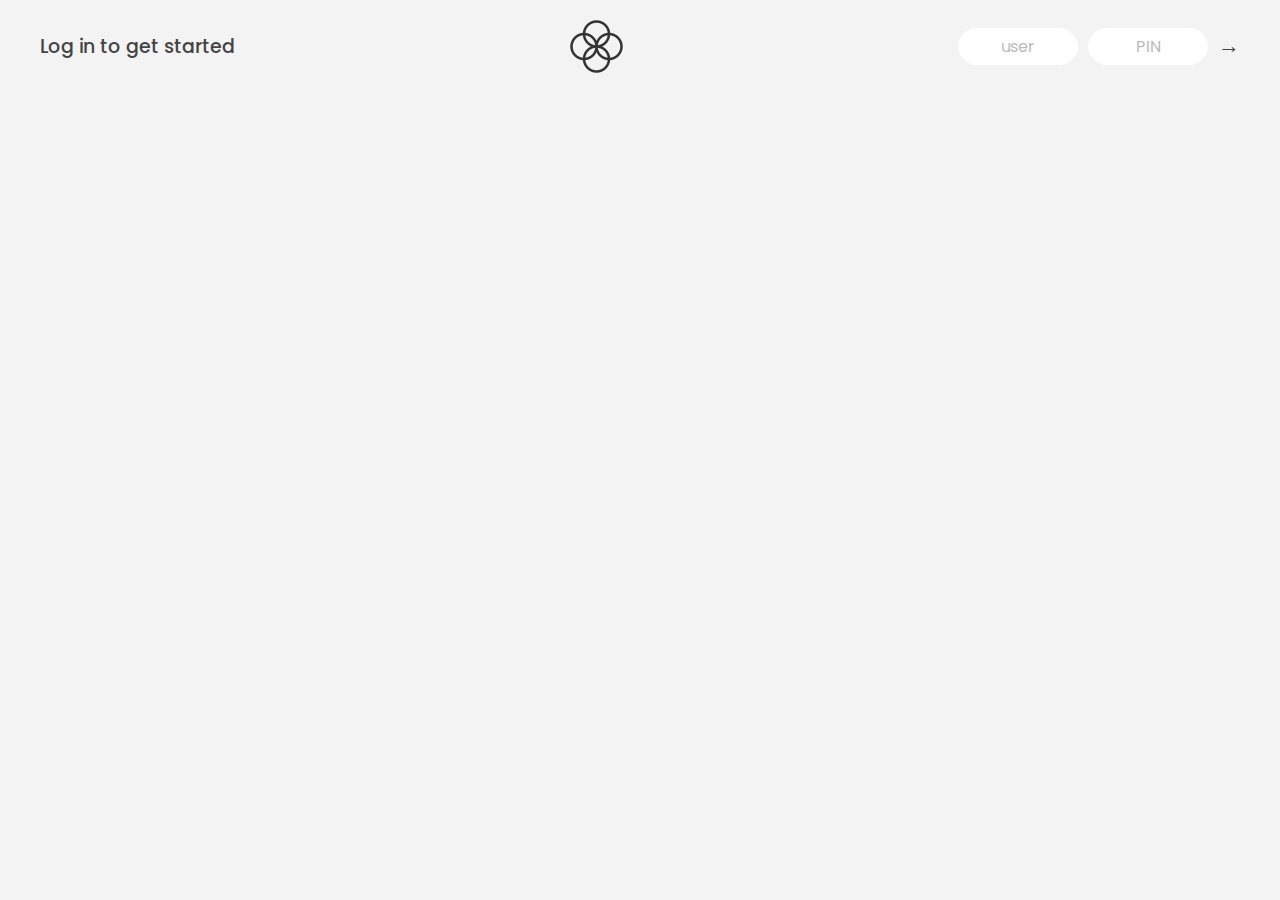
<file: Bankist_functionality/index.html>
<!DOCTYPE html>
<html lang="en">
  <head>
    <meta charset="UTF-8" />
    <meta name="viewport" content="width=device-width, initial-scale=1.0" />
    <meta http-equiv="X-UA-Compatible" content="ie=edge" />
    <link rel="shortcut icon" type="image/png" href="/icon.png" />

    <link
      href="https://fonts.googleapis.com/css?family=Poppins:400,500,600&display=swap"
      rel="stylesheet"
    />

    <link rel="stylesheet" href="style.css" />
    <title>Bankist</title>
  </head>
  <body>
    <!-- TOP NAVIGATION -->
    <nav>
      <p class="welcome">Log in to get started</p>
      <img src="logo.png" alt="Logo" class="logo" />
      <form class="login">
        <input
          type="text"
          placeholder="user"
          class="login__input login__input--user"
        />
        <!-- In practice, use type="password" -->
        <input
          type="text"
          placeholder="PIN"
          maxlength="4"
          class="login__input login__input--pin"
        />
        <button class="login__btn">&rarr;</button>
      </form>
    </nav>

    <main class="app">
      <!-- BALANCE -->
      <div class="balance">
        <div>
          <p class="balance__label">Current balance</p>
          <p class="balance__date">
            As of <span class="date">05/03/2037</span>
          </p>
        </div>
        <p class="balance__value">0000€</p>
      </div>

      <!-- MOVEMENTS -->
      <div class="movements">
        <div class="movements__row">
          <div class="movements__type movements__type--deposit">2 deposit</div>
          <div class="movements__date">3 days ago</div>
          <div class="movements__value">4 000€</div>
        </div>
        <div class="movements__row">
          <div class="movements__type movements__type--withdrawal">
            1 withdrawal
          </div>
          <div class="movements__date">24/01/2037</div>
          <div class="movements__value">-378€</div>
        </div>
      </div>

      <!-- SUMMARY -->
      <div class="summary">
        <p class="summary__label">In</p>
        <p class="summary__value summary__value--in">0000€</p>
        <p class="summary__label">Out</p>
        <p class="summary__value summary__value--out">0000€</p>
        <p class="summary__label">Interest</p>
        <p class="summary__value summary__value--interest">0000€</p>
        <button class="btn--sort">&downarrow; SORT</button>
      </div>

      <!-- OPERATION: TRANSFERS -->
      <div class="operation operation--transfer">
        <h2>Transfer money</h2>
        <form class="form form--transfer">
          <input type="text" class="form__input form__input--to" />
          <input type="number" class="form__input form__input--amount" />
          <button class="form__btn form__btn--transfer">&rarr;</button>
          <label class="form__label">Transfer to</label>
          <label class="form__label">Amount</label>
        </form>
      </div>

      <!-- OPERATION: LOAN -->
      <div class="operation operation--loan">
        <h2>Request loan</h2>
        <form class="form form--loan">
          <input type="number" class="form__input form__input--loan-amount" />
          <button class="form__btn form__btn--loan">&rarr;</button>
          <label class="form__label form__label--loan">Amount</label>
        </form>
      </div>

      <!-- OPERATION: CLOSE -->
      <div class="operation operation--close">
        <h2>Close account</h2>
        <form class="form form--close">
          <input type="text" class="form__input form__input--user" />
          <input
            type="password"
            maxlength="6"
            class="form__input form__input--pin"
          />
          <button class="form__btn form__btn--close">&rarr;</button>
          <label class="form__label">Confirm user</label>
          <label class="form__label">Confirm PIN</label>
        </form>
      </div>

      <!-- LOGOUT TIMER -->
      <p class="logout-timer">
        You will be logged out in <span class="timer">05:00</span>
      </p>
    </main>

    <!-- <footer>
      &copy; by Jonas Schmedtmann. Don't claim as your own :)
    </footer> -->

    <script src="script.js"></script>
  </body>
</html>
</file>
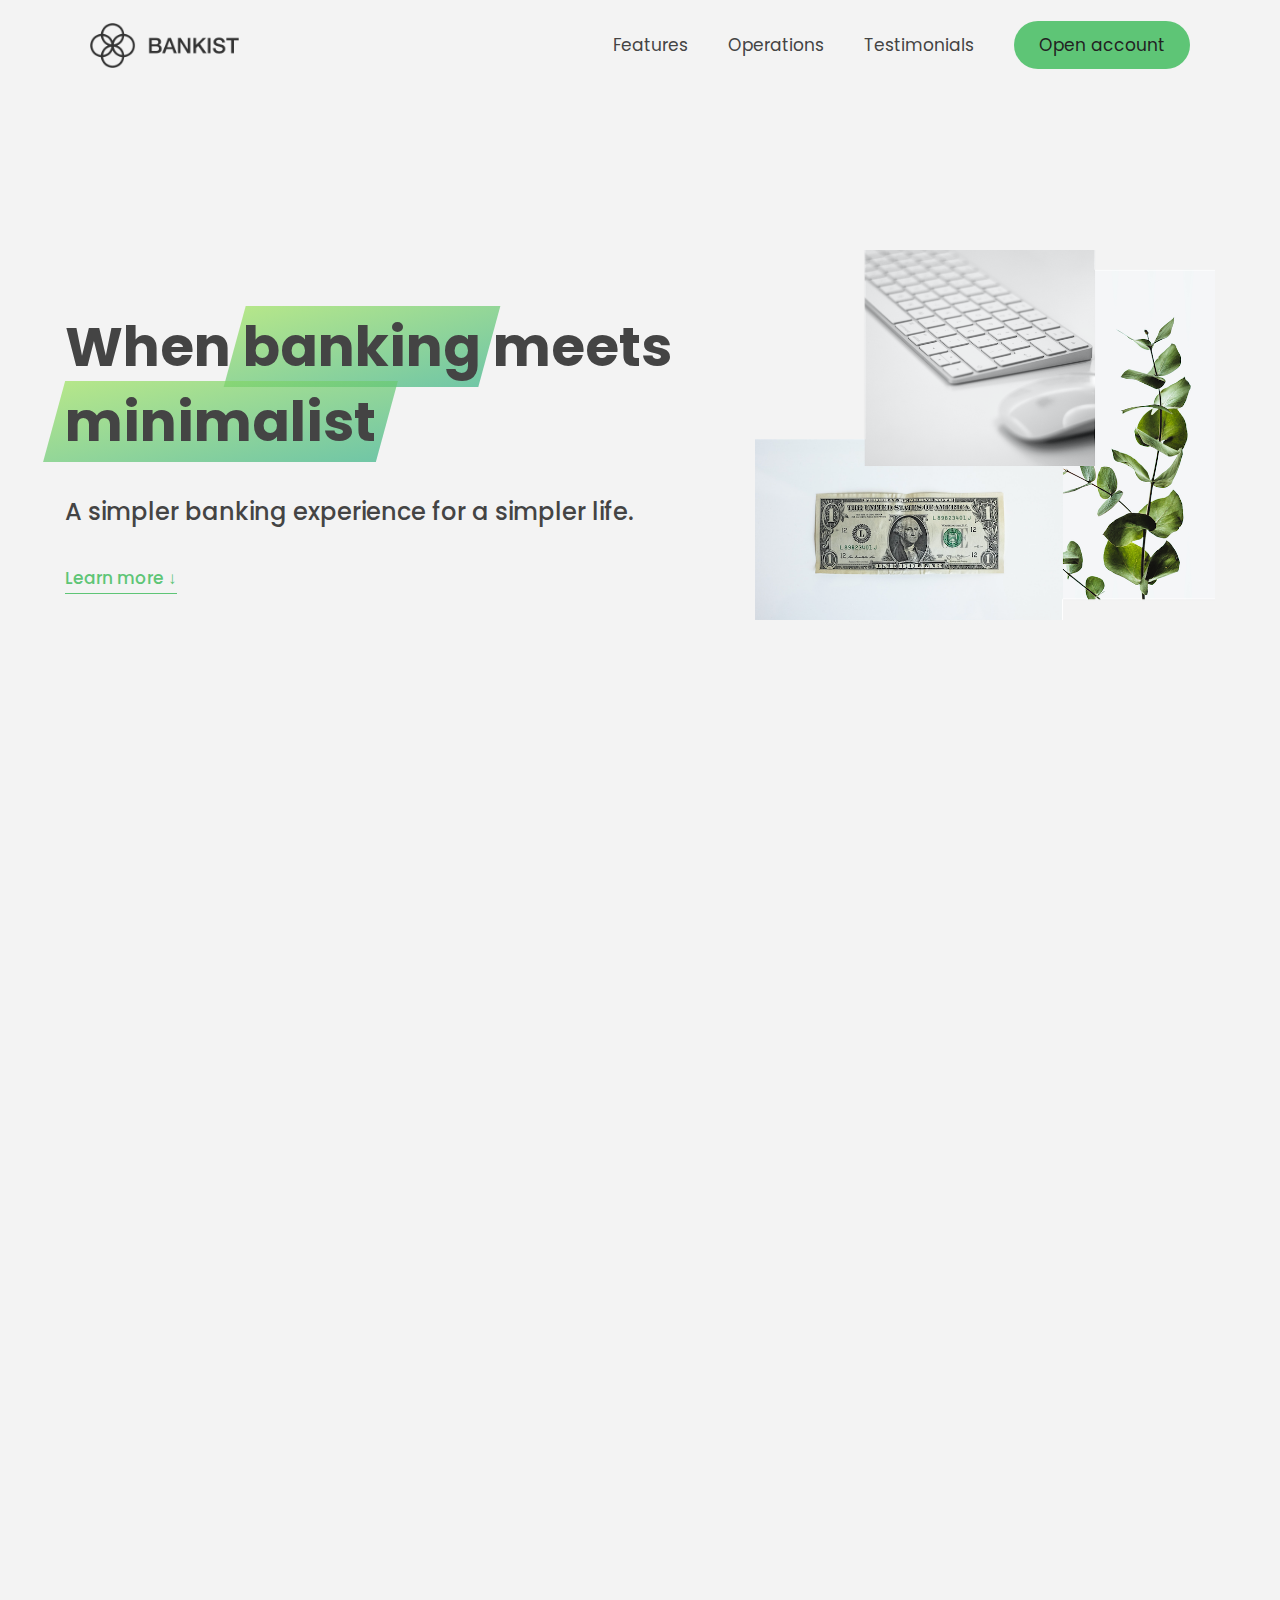
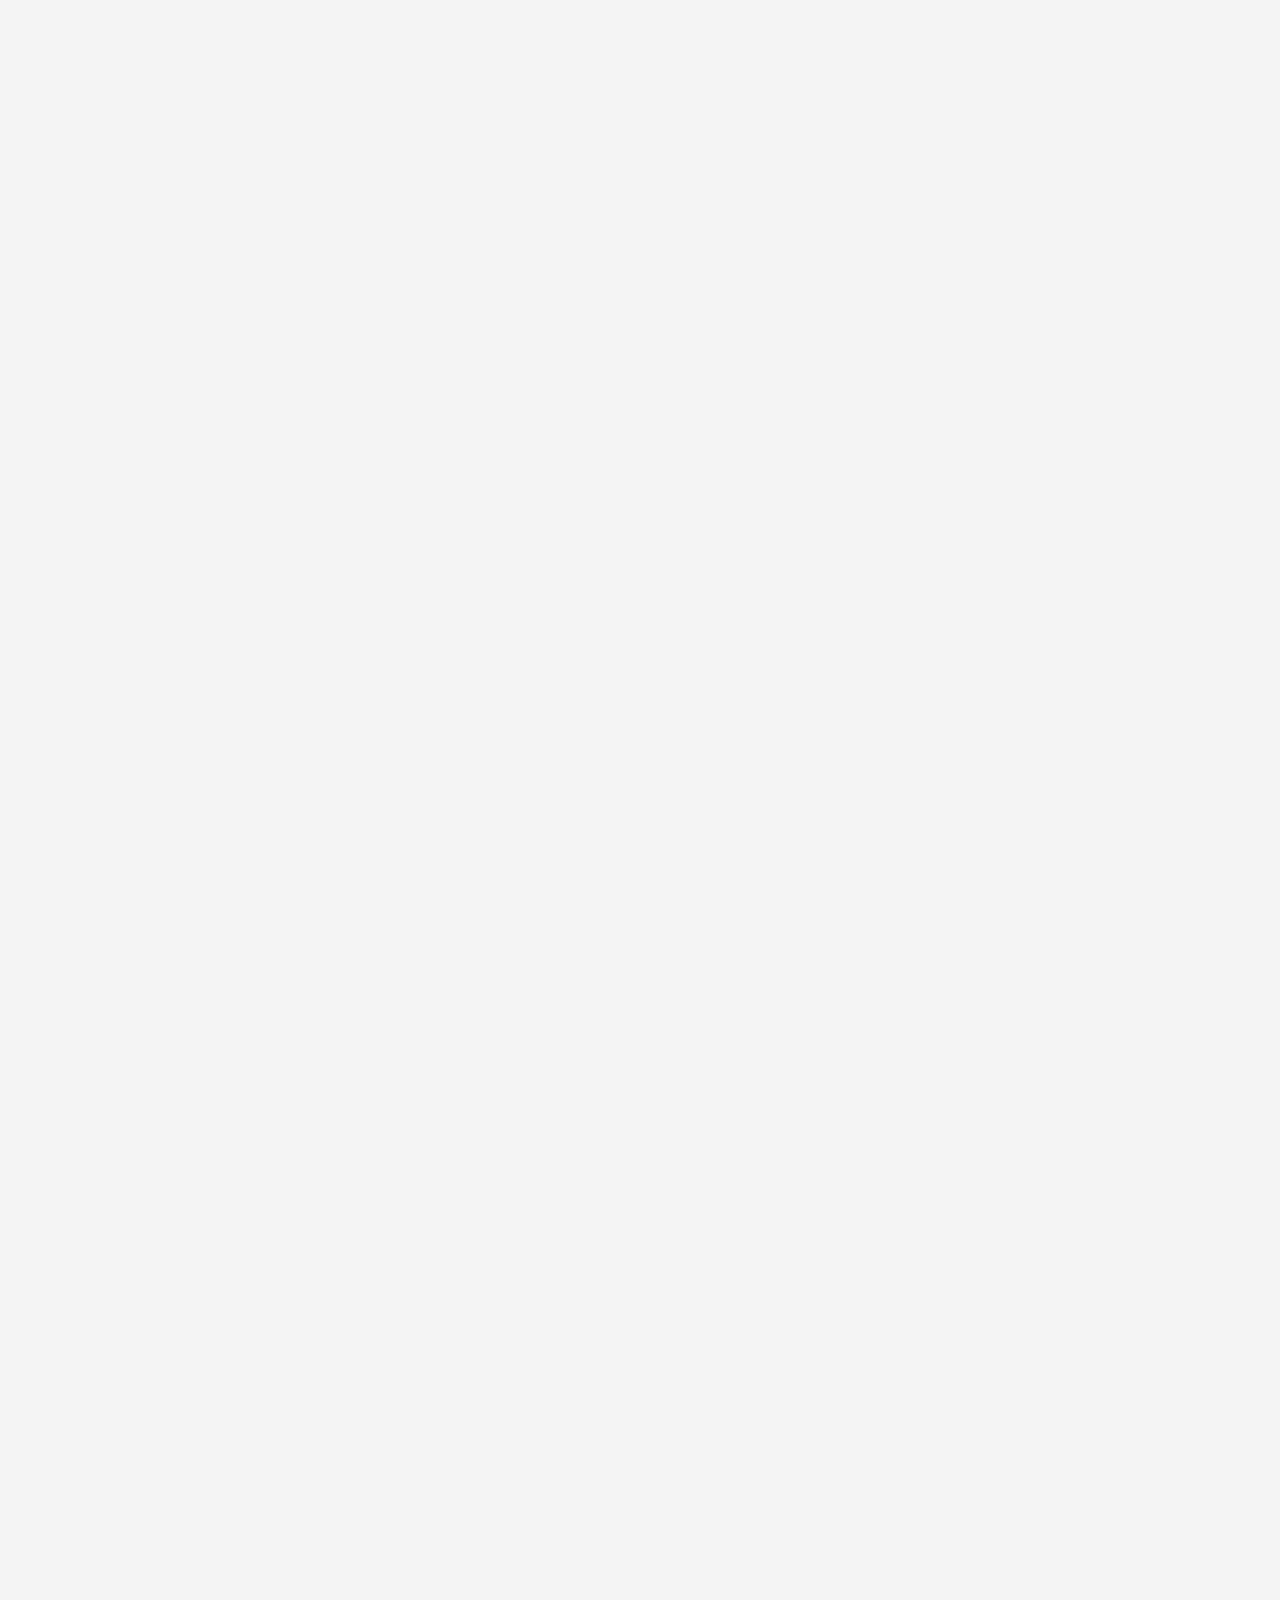
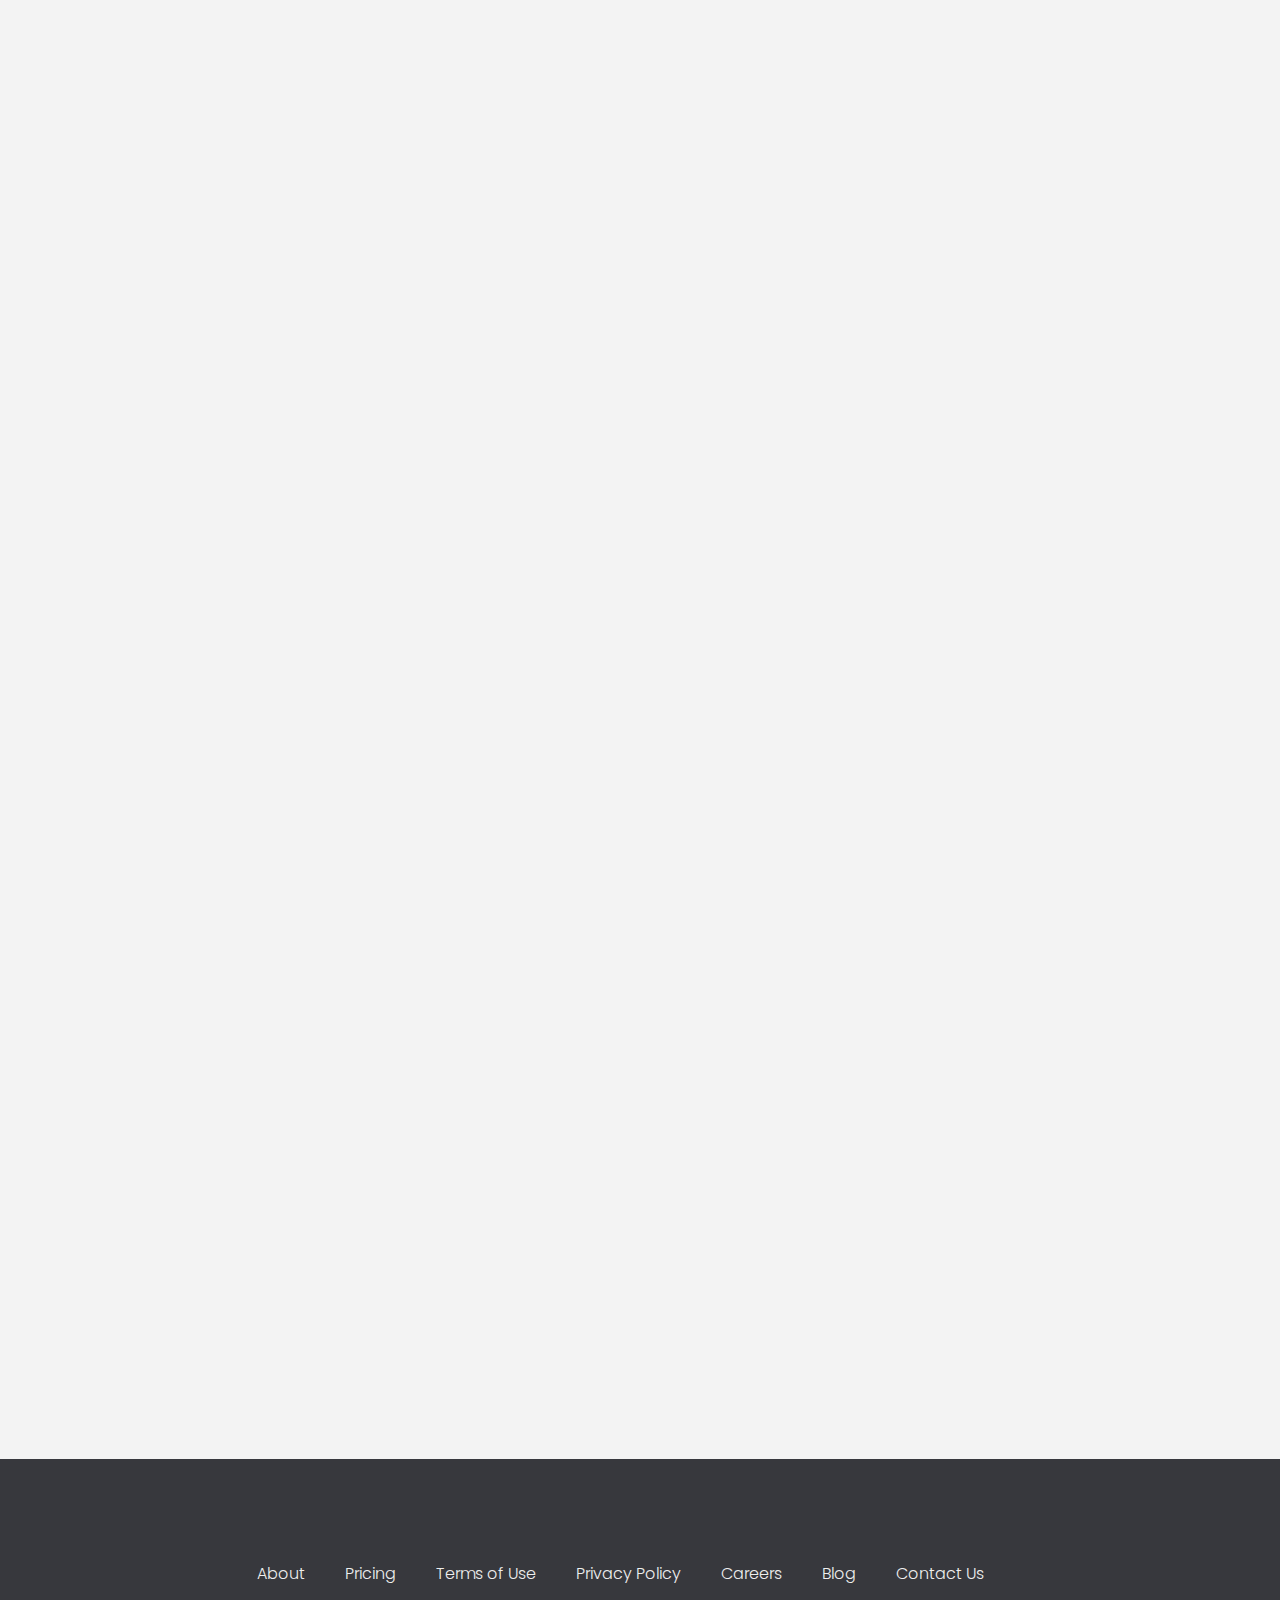
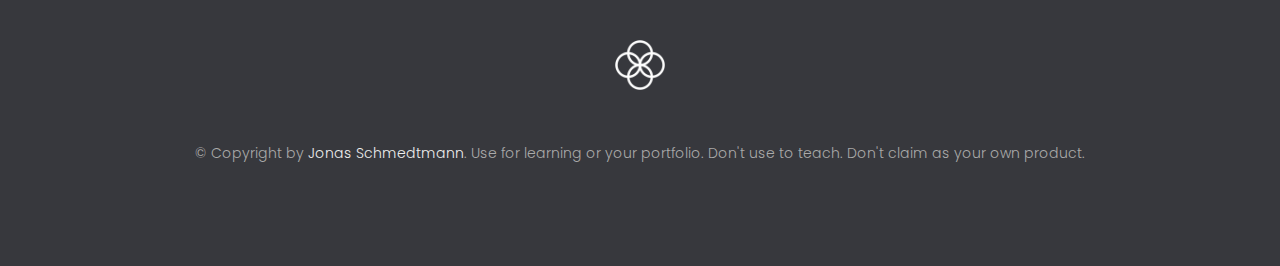
<file: Bankist_landing/index.html>
<!DOCTYPE html>
<html lang="en">

<head>
  <meta charset="UTF-8" />
  <meta name="viewport" content="width=device-width, initial-scale=1.0" />
  <meta http-equiv="X-UA-Compatible" content="ie=edge" />
  <link rel="shortcut icon" type="image/png" href="img/icon.png" />

  <link href="https://fonts.googleapis.com/css?family=Poppins:300,400,500,600&display=swap" rel="stylesheet" />
  <link rel="stylesheet" href="style.css" />
  <script defer src="script.js"></script>
  <title>Bankist | When Banking meets Minimalist</title>
</head>

<body>
  <header class="header">
    <nav class="nav">
      <img src="img/logo.png" alt="Bankist logo" class="nav__logo" id="logo" />
      <ul class="nav__links">
        <li class="nav__item">
          <a class="nav__link" href="#section--1">Features</a>
        </li>
        <li class="nav__item">
          <a class="nav__link" href="#section--2">Operations</a>
        </li>
        <li class="nav__item">
          <a class="nav__link" href="#section--3">Testimonials</a>
        </li>
        <li class="nav__item">
          <a class="nav__link nav__link--btn btn--show-modal" href="#">Open account</a>
        </li>
      </ul>
    </nav>

    <div class="header__title">
      <h1>
        When
        <!-- Green highlight effect -->
        <span class="highlight">banking</span>
        meets<br />
        <span class="highlight">minimalist</span>
      </h1>
      <h4>A simpler banking experience for a simpler life.</h4>
      <button class="btn--text btn--scroll-to">Learn more &DownArrow;</button>
      <img src="img/hero.png" class="header__img" alt="Minimalist bank items" />
    </div>
  </header>

  <section class="section" id="section--1">
    <div class="section__title">
      <h2 class="section__description">Features</h2>
      <h3 class="section__header">
        Everything you need in a modern bank and more.
      </h3>
    </div>

    <div class="features">
      <img src="img/digital-lazy.jpg" data-src="img/digital.jpg" alt="Computer" class="features__img lazy-img" />
      <div class="features__feature">
        <div class="features__icon">
          <svg>
            <use xlink:href="img/icons.svg#icon-monitor"></use>
          </svg>
        </div>
        <h5 class="features__header">100% digital bank</h5>
        <p>
          Lorem ipsum dolor sit amet consectetur adipisicing elit. Unde alias
          sint quos? Accusantium a fugiat porro reiciendis saepe quibusdam
          debitis ducimus.
        </p>
      </div>

      <div class="features__feature">
        <div class="features__icon">
          <svg>
            <use xlink:href="img/icons.svg#icon-trending-up"></use>
          </svg>
        </div>
        <h5 class="features__header">Watch your money grow</h5>
        <p>
          Nesciunt quos autem dolorum voluptates cum dolores dicta fuga
          inventore ab? Nulla incidunt eius numquam sequi iste pariatur
          quibusdam!
        </p>
      </div>
      <img src="img/grow-lazy.jpg" data-src="img/grow.jpg" alt="Plant" class="features__img lazy-img" />

      <img src="img/card-lazy.jpg" data-src="img/card.jpg" alt="Credit card" class="features__img lazy-img" />
      <div class="features__feature">
        <div class="features__icon">
          <svg>
            <use xlink:href="img/icons.svg#icon-credit-card"></use>
          </svg>
        </div>
        <h5 class="features__header">Free debit card included</h5>
        <p>
          Quasi, fugit in cumque cupiditate reprehenderit debitis animi enim
          eveniet consequatur odit quam quos possimus assumenda dicta fuga
          inventore ab.
        </p>
      </div>
    </div>
  </section>

  <section class="section" id="section--2">
    <div class="section__title">
      <h2 class="section__description">Operations</h2>
      <h3 class="section__header">
        Everything as simple as possible, but no simpler.
      </h3>
    </div>

    <div class="operations">
      <div class="operations__tab-container">
        <button class="btn operations__tab operations__tab--1 operations__tab--active" data-tab="1">
          <span>01</span>Instant Transfers
        </button>
        <button class="btn operations__tab operations__tab--2" data-tab="2">
          <span>02</span>Instant Loans
        </button>
        <button class="btn operations__tab operations__tab--3" data-tab="3">
          <span>03</span>Instant Closing
        </button>
      </div>
      <div class="operations__content operations__content--1 operations__content--active">
        <div class="operations__icon operations__icon--1">
          <svg>
            <use xlink:href="img/icons.svg#icon-upload"></use>
          </svg>
        </div>
        <h5 class="operations__header">
          Tranfser money to anyone, instantly! No fees, no BS.
        </h5>
        <p>
          Lorem ipsum dolor sit amet, consectetur adipisicing elit, sed do
          eiusmod tempor incididunt ut labore et dolore magna aliqua. Ut enim
          ad minim veniam, quis nostrud exercitation ullamco laboris nisi ut
          aliquip ex ea commodo consequat.
        </p>
      </div>

      <div class="operations__content operations__content--2">
        <div class="operations__icon operations__icon--2">
          <svg>
            <use xlink:href="img/icons.svg#icon-home"></use>
          </svg>
        </div>
        <h5 class="operations__header">
          Buy a home or make your dreams come true, with instant loans.
        </h5>
        <p>
          Duis aute irure dolor in reprehenderit in voluptate velit esse
          cillum dolore eu fugiat nulla pariatur. Excepteur sint occaecat
          cupidatat non proident, sunt in culpa qui officia deserunt mollit
          anim id est laborum.
        </p>
      </div>
      <div class="operations__content operations__content--3">
        <div class="operations__icon operations__icon--3">
          <svg>
            <use xlink:href="img/icons.svg#icon-user-x"></use>
          </svg>
        </div>
        <h5 class="operations__header">
          No longer need your account? No problem! Close it instantly.
        </h5>
        <p>
          Excepteur sint occaecat cupidatat non proident, sunt in culpa qui
          officia deserunt mollit anim id est laborum. Ut enim ad minim
          veniam, quis nostrud exercitation ullamco laboris nisi ut aliquip ex
          ea commodo consequat.
        </p>
      </div>
    </div>
  </section>

  <section class="section" id="section--3">
    <div class="section__title section__title--testimonials">
      <h2 class="section__description">Not sure yet?</h2>
      <h3 class="section__header">
        Millions of Bankists are already making their lifes simpler.
      </h3>
    </div>

    <div class="slider">
      <div class="slide slide--1">
        <div class="testimonial">
          <h5 class="testimonial__header">Best financial decision ever!</h5>
          <blockquote class="testimonial__text">
            Lorem ipsum dolor sit, amet consectetur adipisicing elit.
            Accusantium quas quisquam non? Quas voluptate nulla minima
            deleniti optio ullam nesciunt, numquam corporis et asperiores
            laboriosam sunt, praesentium suscipit blanditiis. Necessitatibus
            id alias reiciendis, perferendis facere pariatur dolore veniam
            autem esse non voluptatem saepe provident nihil molestiae.
          </blockquote>
          <address class="testimonial__author">
            <img src="img/user-1.jpg" alt="" class="testimonial__photo" />
            <h6 class="testimonial__name">Aarav Lynn</h6>
            <p class="testimonial__location">San Francisco, USA</p>
          </address>
        </div>
      </div>

      <div class="slide slide--2">
        <div class="testimonial">
          <h5 class="testimonial__header">
            The last step to becoming a complete minimalist
          </h5>
          <blockquote class="testimonial__text">
            Quisquam itaque deserunt ullam, quia ea repellendus provident,
            ducimus neque ipsam modi voluptatibus doloremque, corrupti
            laborum. Incidunt numquam perferendis veritatis neque repellendus.
            Lorem, ipsum dolor sit amet consectetur adipisicing elit. Illo
            deserunt exercitationem deleniti.
          </blockquote>
          <address class="testimonial__author">
            <img src="img/user-2.jpg" alt="" class="testimonial__photo" />
            <h6 class="testimonial__name">Miyah Miles</h6>
            <p class="testimonial__location">London, UK</p>
          </address>
        </div>
      </div>

      <div class="slide slide--3">
        <div class="testimonial">
          <h5 class="testimonial__header">
            Finally free from old-school banks
          </h5>
          <blockquote class="testimonial__text">
            Debitis, nihil sit minus suscipit magni aperiam vel tenetur
            incidunt commodi architecto numquam omnis nulla autem,
            necessitatibus blanditiis modi similique quidem. Odio aliquam
            culpa dicta beatae quod maiores ipsa minus consequatur error sunt,
            deleniti saepe aliquid quos inventore sequi. Necessitatibus id
            alias reiciendis, perferendis facere.
          </blockquote>
          <address class="testimonial__author">
            <img src="img/user-3.jpg" alt="" class="testimonial__photo" />
            <h6 class="testimonial__name">Francisco Gomes</h6>
            <p class="testimonial__location">Lisbon, Portugal</p>
          </address>
        </div>
      </div>

      <!-- <div class="slide"><img src="img/img-1.jpg" alt="Photo 1" /></div>
        <div class="slide"><img src="img/img-2.jpg" alt="Photo 2" /></div>
        <div class="slide"><img src="img/img-3.jpg" alt="Photo 3" /></div>
        <div class="slide"><img src="img/img-4.jpg" alt="Photo 4" /></div> -->
      <button class="slider__btn slider__btn--left">&larr;</button>
      <button class="slider__btn slider__btn--right">&rarr;</button>
      <div class="dots"></div>
    </div>
  </section>

  <section class="section  section--sign-up">
    <div class="section__title">
      <h3 class="section__header">
        The best day to join Bankist was one year ago. The second best is
        today!
      </h3>
    </div>
    <button class="btn btn--show-modal">Open your free account today!</button>
  </section>

  <footer class="footer">
    <ul class="footer__nav">
      <li class="footer__item">
        <a class="footer__link" href="#">About</a>
      </li>
      <li class="footer__item">
        <a class="footer__link" href="#">Pricing</a>
      </li>
      <li class="footer__item">
        <a class="footer__link" href="#">Terms of Use</a>
      </li>
      <li class="footer__item">
        <a class="footer__link" href="#">Privacy Policy</a>
      </li>
      <li class="footer__item">
        <a class="footer__link" href="#">Careers</a>
      </li>
      <li class="footer__item">
        <a class="footer__link" href="#">Blog</a>
      </li>
      <li class="footer__item">
        <a class="footer__link" href="#">Contact Us</a>
      </li>
    </ul>
    <img src="img/icon.png" alt="Logo" class="footer__logo" />
    <p class="footer__copyright">
      &copy; Copyright by
      <a class="footer__link twitter-link" target="_blank" href="https://twitter.com/jonasschmedtman">Jonas
        Schmedtmann</a>. Use for learning or your portfolio. Don't use to teach. Don't claim
      as your own product.
    </p>
  </footer>

  <div class="modal hidden">
    <button class="btn--close-modal">&times;</button>
    <h2 class="modal__header">
      Open your bank account <br />
      in just <span class="highlight">5 minutes</span>
    </h2>
    <form class="modal__form">
      <label>First Name</label>
      <input type="text" />
      <label>Last Name</label>
      <input type="text" />
      <label>Email Address</label>
      <input type="email" />
      <button class="btn">Next step &rarr;</button>
    </form>
  </div>
  <div class="overlay hidden"></div>


</body>

</html>
</file>
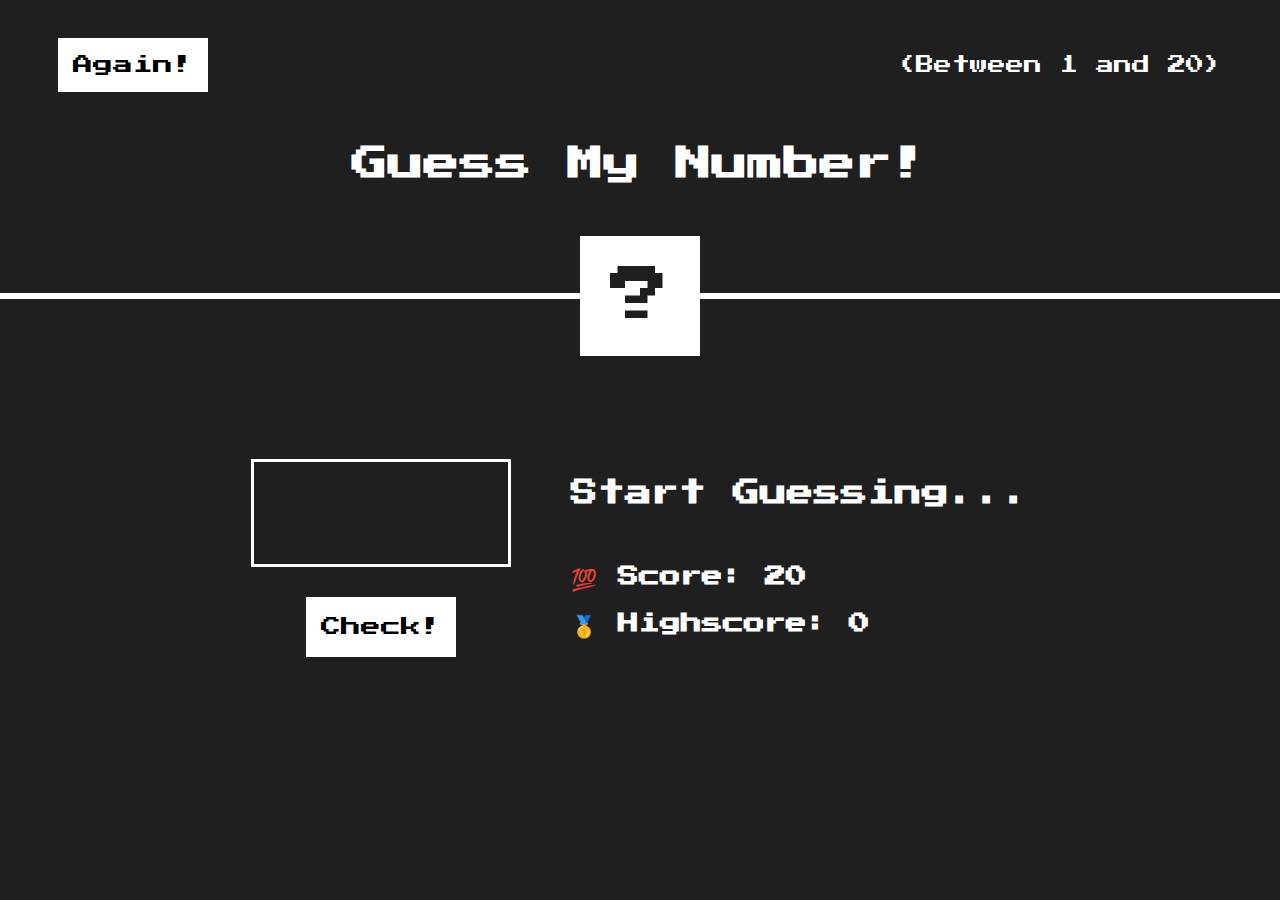
<file: GuessNumber_Project/index.html>
<!DOCTYPE html>
<html lang="en">
<head>
    <meta charset="UTF-8">
    <meta http-equiv="X-UA-Compatible" content="IE=edge">
    <meta name="viewport" content="width=device-width, initial-scale=1.0">
    <link rel="stylesheet" href="style.css">
    <title>Document</title>
</head>
<body>
    <div class="main-container">
        <header>
            <button class="btn">Again!</button>
            <p>(Between 1 and 20)</p>
        </header>
        <div class="guess-section">
            <h1>Guess My Number!</h1>
            <div class="answer-container">
                <p>?</p>
                <div class="line"></div>
            </div>
        </div>
        <div class="answer-section">
            <div class="answer">
                <input type="number" min="1" max="20">
                <button class="btn">Check!</button>
            </div>
            <div class="scores">
                <h2>Start Guessing...</h2>
                <h3 class="score"> 💯 Score: <span>20</span></h3>
                <h3 class=" high-score">🥇 Highscore: <span>0</span></h3>
            </div>

        </div>
    </div>

    <script src="app.js"></script>
</body>
</html>
</file>
<file: Bankist_functionality/style.css>
/*
 * Use this CSS to learn some intersting techniques,
 * in case you're wondering how I built the UI.
 * Have fun! 😁
 */

* {
  margin: 0;
  padding: 0;
  box-sizing: inherit;
}

html {
  font-size: 62.5%;
  box-sizing: border-box;
}

body {
  font-family: 'Poppins', sans-serif;
  color: #444;
  background-color: #f3f3f3;
  height: 100vh;
  padding: 2rem;
}

nav {
  display: flex;
  justify-content: space-between;
  align-items: center;
  padding: 0 2rem;
}

.welcome {
  font-size: 1.9rem;
  font-weight: 500;
}

.logo {
  height: 5.25rem;
}

.login {
  display: flex;
}

.login__input {
  border: none;
  padding: 0.5rem 2rem;
  font-size: 1.6rem;
  font-family: inherit;
  text-align: center;
  width: 12rem;
  border-radius: 10rem;
  margin-right: 1rem;
  color: inherit;
  border: 1px solid #fff;
  transition: all 0.3s;
}

.login__input:focus {
  outline: none;
  border: 1px solid #ccc;
}

.login__input::placeholder {
  color: #bbb;
}

.login__btn {
  border: none;
  background: none;
  font-size: 2.2rem;
  color: inherit;
  cursor: pointer;
  transition: all 0.3s;
}

.login__btn:hover,
.login__btn:focus,
.btn--sort:hover,
.btn--sort:focus {
  outline: none;
  color: #777;
}

/* MAIN */
.app {
  position: relative;
  max-width: 100rem;
  margin: 4rem auto;
  display: grid;
  grid-template-columns: 4fr 3fr;
  grid-template-rows: auto repeat(3, 15rem) auto;
  gap: 2rem;

  /* NOTE This creates the fade in/out anumation */
  opacity: 0;
  transition: all 1s;
}

.balance {
  grid-column: 1 / span 2;
  display: flex;
  align-items: flex-end;
  justify-content: space-between;
  margin-bottom: 2rem;
}

.balance__label {
  font-size: 2.2rem;
  font-weight: 500;
  margin-bottom: -0.2rem;
}

.balance__date {
  font-size: 1.4rem;
  color: #888;
}

.balance__value {
  font-size: 4.5rem;
  font-weight: 400;
}

/* MOVEMENTS */
.movements {
  grid-row: 2 / span 3;
  background-color: #fff;
  border-radius: 1rem;
  overflow: scroll;
}

.movements__row {
  padding: 2.25rem 4rem;
  display: flex;
  align-items: center;
  border-bottom: 1px solid #eee;
}

.movements__type {
  font-size: 1.1rem;
  text-transform: uppercase;
  font-weight: 500;
  color: #fff;
  padding: 0.1rem 1rem;
  border-radius: 10rem;
  margin-right: 2rem;
}

.movements__date {
  font-size: 1.1rem;
  text-transform: uppercase;
  font-weight: 500;
  color: #666;
}

.movements__type--deposit {
  background-image: linear-gradient(to top left, #39b385, #9be15d);
}

.movements__type--withdrawal {
  background-image: linear-gradient(to top left, #e52a5a, #ff585f);
}

.movements__value {
  font-size: 1.7rem;
  margin-left: auto;
}

/* SUMMARY */
.summary {
  grid-row: 5 / 6;
  display: flex;
  align-items: baseline;
  padding: 0 0.3rem;
  margin-top: 1rem;
}

.summary__label {
  font-size: 1.2rem;
  font-weight: 500;
  text-transform: uppercase;
  margin-right: 0.8rem;
}

.summary__value {
  font-size: 2.2rem;
  margin-right: 2.5rem;
}

.summary__value--in,
.summary__value--interest {
  color: #66c873;
}

.summary__value--out {
  color: #f5465d;
}

.btn--sort {
  margin-left: auto;
  border: none;
  background: none;
  font-size: 1.3rem;
  font-weight: 500;
  cursor: pointer;
}

/* OPERATIONS */
.operation {
  border-radius: 1rem;
  padding: 3rem 4rem;
  color: #333;
}

.operation--transfer {
  background-image: linear-gradient(to top left, #ffb003, #ffcb03);
}

.operation--loan {
  background-image: linear-gradient(to top left, #39b385, #9be15d);
}

.operation--close {
  background-image: linear-gradient(to top left, #e52a5a, #ff585f);
}

h2 {
  margin-bottom: 1.5rem;
  font-size: 1.7rem;
  font-weight: 600;
  color: #333;
}

.form {
  display: grid;
  grid-template-columns: 2.5fr 2.5fr 1fr;
  grid-template-rows: auto auto;
  gap: 0.4rem 1rem;
}

/* Exceptions for interst */
.form.form--loan {
  grid-template-columns: 2.5fr 1fr 2.5fr;
}
.form__label--loan {
  grid-row: 2;
}
/* End exceptions */

.form__input {
  width: 100%;
  border: none;
  background-color: rgba(255, 255, 255, 0.4);
  font-family: inherit;
  font-size: 1.5rem;
  text-align: center;
  color: #333;
  padding: 0.3rem 1rem;
  border-radius: 0.7rem;
  transition: all 0.3s;
}

.form__input:focus {
  outline: none;
  background-color: rgba(255, 255, 255, 0.6);
}

.form__label {
  font-size: 1.3rem;
  text-align: center;
}

.form__btn {
  border: none;
  border-radius: 0.7rem;
  font-size: 1.8rem;
  background-color: #fff;
  cursor: pointer;
  transition: all 0.3s;
}

.form__btn:focus {
  outline: none;
  background-color: rgba(255, 255, 255, 0.8);
}

.logout-timer {
  padding: 0 0.3rem;
  margin-top: 1.9rem;
  text-align: right;
  font-size: 1.25rem;
}

.timer {
  font-weight: 600;
}
</file>
<file: Bankist_landing/style.css>
/* The page is NOT responsive. You can implement responsiveness yourself if you wanna have some fun 😃 */

:root {
  --color-primary: #5ec576;
  --color-secondary: #ffcb03;
  --color-tertiary: #ff585f;
  --color-primary-darker: #4bbb7d;
  --color-secondary-darker: #ffbb00;
  --color-tertiary-darker: #fd424b;
  --color-primary-opacity: #5ec5763a;
  --color-secondary-opacity: #ffcd0331;
  --color-tertiary-opacity: #ff58602d;
  --gradient-primary: linear-gradient(to top left, #39b385, #9be15d);
  --gradient-secondary: linear-gradient(to top left, #ffb003, #ffcb03);
}

* {
  margin: 0;
  padding: 0;
  box-sizing: inherit;
}

html {
  font-size: 62.5%;
  box-sizing: border-box;
}

body {
  font-family: 'Poppins', sans-serif;
  font-weight: 300;
  color: #444;
  line-height: 1.9;
  background-color: #f3f3f3;
}

/* GENERAL ELEMENTS */
.section {
  padding: 15rem 3rem;
  border-top: 1px solid #ddd;

  transition: transform 1s, opacity 1s;
}

.section--hidden {
  opacity: 0;
  transform: translateY(8rem);
}

.section__title {
  max-width: 80rem;
  margin: 0 auto 8rem auto;
}

.section__description {
  font-size: 1.8rem;
  font-weight: 600;
  text-transform: uppercase;
  color: var(--color-primary);
  margin-bottom: 1rem;
}

.section__header {
  font-size: 4rem;
  line-height: 1.3;
  font-weight: 500;
}

.btn {
  display: inline-block;
  background-color: var(--color-primary);
  font-size: 1.6rem;
  font-family: inherit;
  font-weight: 500;
  border: none;
  padding: 1.25rem 4.5rem;
  border-radius: 10rem;
  cursor: pointer;
  transition: all 0.3s;
}

.btn:hover {
  background-color: var(--color-primary-darker);
}

.btn--text {
  display: inline-block;
  background: none;
  font-size: 1.7rem;
  font-family: inherit;
  font-weight: 500;
  color: var(--color-primary);
  border: none;
  border-bottom: 1px solid currentColor;
  padding-bottom: 2px;
  cursor: pointer;
  transition: all 0.3s;
}

p {
  color: #666;
}

/* This is BAD for accessibility! Don't do in the real world! */
button:focus {
  outline: none;
}

img {
  transition: filter 0.5s;
}

.lazy-img {
  filter: blur(20px);
}

/* NAVIGATION */
.nav {
  display: flex;
  justify-content: space-between;
  align-items: center;
  height: 9rem;
  width: 100%;
  padding: 0 6rem;
  z-index: 100;
}

/* nav and stickly class at the same time */
.nav.sticky {
  position: fixed;
  background-color: rgba(255, 255, 255, 0.95);
}

.nav__logo {
  height: 4.5rem;
  transition: all 0.3s;
}

.nav__links {
  display: flex;
  align-items: center;
  list-style: none;
}

.nav__item {
  margin-left: 4rem;
}

.nav__link:link,
.nav__link:visited {
  font-size: 1.7rem;
  font-weight: 400;
  color: inherit;
  text-decoration: none;
  display: block;
  transition: all 0.3s;
}

.nav__link--btn:link,
.nav__link--btn:visited {
  padding: 0.8rem 2.5rem;
  border-radius: 3rem;
  background-color: var(--color-primary);
  color: #222;
}

.nav__link--btn:hover,
.nav__link--btn:active {
  color: inherit;
  background-color: var(--color-primary-darker);
  color: #333;
}

/* HEADER */
.header {
  padding: 0 3rem;
  height: 100vh;
  display: flex;
  flex-direction: column;
  align-items: center;
}

.header__title {
  flex: 1;

  max-width: 115rem;
  display: grid;
  grid-template-columns: 3fr 2fr;
  row-gap: 3rem;
  align-content: center;
  justify-content: center;

  align-items: start;
  justify-items: start;
}

h1 {
  font-size: 5.5rem;
  line-height: 1.35;
}

h4 {
  font-size: 2.4rem;
  font-weight: 500;
}

.header__img {
  width: 100%;
  grid-column: 2 / 3;
  grid-row: 1 / span 4;
  transform: translateY(-6rem);
}

.highlight {
  position: relative;
}

.highlight::after {
  display: block;
  content: '';
  position: absolute;
  bottom: 0;
  left: 0;
  height: 100%;
  width: 100%;
  z-index: -1;
  opacity: 0.7;
  transform: scale(1.07, 1.05) skewX(-15deg);
  background-image: var(--gradient-primary);
}

/* FEATURES */
.features {
  display: grid;
  grid-template-columns: 1fr 1fr;
  gap: 4rem;
  margin: 0 12rem;
}

.features__img {
  width: 100%;
}

.features__feature {
  align-self: center;
  justify-self: center;
  width: 70%;
  font-size: 1.5rem;
}

.features__icon {
  display: flex;
  align-items: center;
  justify-content: center;
  background-color: var(--color-primary-opacity);
  height: 5.5rem;
  width: 5.5rem;
  border-radius: 50%;
  margin-bottom: 2rem;
}

.features__icon svg {
  height: 2.5rem;
  width: 2.5rem;
  fill: var(--color-primary);
}

.features__header {
  font-size: 2rem;
  margin-bottom: 1rem;
}

/* OPERATIONS */
.operations {
  max-width: 100rem;
  margin: 12rem auto 0 auto;

  background-color: #fff;
}

.operations__tab-container {
  display: flex;
  justify-content: center;
}

.operations__tab {
  margin-right: 2.5rem;
  transform: translateY(-50%);
}

.operations__tab span {
  margin-right: 1rem;
  font-weight: 600;
  display: inline-block;
}

.operations__tab--1 {
  background-color: var(--color-secondary);
}

.operations__tab--1:hover {
  background-color: var(--color-secondary-darker);
}

.operations__tab--3 {
  background-color: var(--color-tertiary);
  margin: 0;
}

.operations__tab--3:hover {
  background-color: var(--color-tertiary-darker);
}

.operations__tab--active {
  transform: translateY(-66%);
}

.operations__content {
  display: none;

  /* JUST PRESENTATIONAL */
  font-size: 1.7rem;
  padding: 2.5rem 7rem 6.5rem 7rem;
}

.operations__content--active {
  display: grid;
  grid-template-columns: 7rem 1fr;
  column-gap: 3rem;
  row-gap: 0.5rem;
}

.operations__header {
  font-size: 2.25rem;
  font-weight: 500;
  align-self: center;
}

.operations__icon {
  display: flex;
  align-items: center;
  justify-content: center;
  height: 7rem;
  width: 7rem;
  border-radius: 50%;
}

.operations__icon svg {
  height: 2.75rem;
  width: 2.75rem;
}

.operations__content p {
  grid-column: 2;
}

.operations__icon--1 {
  background-color: var(--color-secondary-opacity);
}
.operations__icon--2 {
  background-color: var(--color-primary-opacity);
}
.operations__icon--3 {
  background-color: var(--color-tertiary-opacity);
}
.operations__icon--1 svg {
  fill: var(--color-secondary-darker);
}
.operations__icon--2 svg {
  fill: var(--color-primary);
}
.operations__icon--3 svg {
  fill: var(--color-tertiary);
}

/* SLIDER */
.slider {
  max-width: 100rem;
  height: 50rem;
  margin: 0 auto;
  position: relative;

  /* IN THE END */
  overflow: hidden;
}

.slide {
  position: absolute;
  top: 0;
  width: 100%;
  height: 50rem;

  display: flex;
  align-items: center;
  justify-content: center;

  /* THIS creates the animation! */
  transition: transform 1s;
}

.slide > img {
  /* Only for images that have different size than slide */
  width: 100%;
  height: 100%;
  object-fit: cover;
}

.slider__btn {
  position: absolute;
  top: 50%;
  z-index: 10;

  border: none;
  background: rgba(255, 255, 255, 0.7);
  font-family: inherit;
  color: #333;
  border-radius: 50%;
  height: 5.5rem;
  width: 5.5rem;
  font-size: 3.25rem;
  cursor: pointer;
}

.slider__btn--left {
  left: 6%;
  transform: translate(-50%, -50%);
}

.slider__btn--right {
  right: 6%;
  transform: translate(50%, -50%);
}

.dots {
  position: absolute;
  bottom: 5%;
  left: 50%;
  transform: translateX(-50%);
  display: flex;
}

.dots__dot {
  border: none;
  background-color: #b9b9b9;
  opacity: 0.7;
  height: 1rem;
  width: 1rem;
  border-radius: 50%;
  margin-right: 1.75rem;
  cursor: pointer;
  transition: all 0.5s;

  /* Only necessary when overlying images */
  /* box-shadow: 0 0.6rem 1.5rem rgba(0, 0, 0, 0.7); */
}

.dots__dot:last-child {
  margin: 0;
}

.dots__dot--active {
  /* background-color: #fff; */
  background-color: #888;
  opacity: 1;
}

/* TESTIMONIALS */
.testimonial {
  width: 65%;
  position: relative;
}

.testimonial::before {
  content: '\201C';
  position: absolute;
  top: -5.7rem;
  left: -6.8rem;
  line-height: 1;
  font-size: 20rem;
  font-family: inherit;
  color: var(--color-primary);
  z-index: -1;
}

.testimonial__header {
  font-size: 2.25rem;
  font-weight: 500;
  margin-bottom: 1.5rem;
}

.testimonial__text {
  font-size: 1.7rem;
  margin-bottom: 3.5rem;
  color: #666;
}

.testimonial__author {
  margin-left: 3rem;
  font-style: normal;

  display: grid;
  grid-template-columns: 6.5rem 1fr;
  column-gap: 2rem;
}

.testimonial__photo {
  grid-row: 1 / span 2;
  width: 6.5rem;
  border-radius: 50%;
}

.testimonial__name {
  font-size: 1.7rem;
  font-weight: 500;
  align-self: end;
  margin: 0;
}

.testimonial__location {
  font-size: 1.5rem;
}

.section__title--testimonials {
  margin-bottom: 4rem;
}

/* SIGNUP */
.section--sign-up {
  background-color: #37383d;
  border-top: none;
  border-bottom: 1px solid #444;
  text-align: center;
  padding: 10rem 3rem;
}

.section--sign-up .section__header {
  color: #fff;
  text-align: center;
}

.section--sign-up .section__title {
  margin-bottom: 6rem;
}

.section--sign-up .btn {
  font-size: 1.9rem;
  padding: 2rem 5rem;
}

/* FOOTER */
.footer {
  padding: 10rem 3rem;
  background-color: #37383d;
}

.footer__nav {
  list-style: none;
  display: flex;
  justify-content: center;
  margin-bottom: 5rem;
}

.footer__item {
  margin-right: 4rem;
}

.footer__link {
  font-size: 1.6rem;
  color: #eee;
  text-decoration: none;
}

.footer__logo {
  height: 5rem;
  display: block;
  margin: 0 auto;
  margin-bottom: 5rem;
}

.footer__copyright {
  font-size: 1.4rem;
  color: #aaa;
  text-align: center;
}

.footer__copyright .footer__link {
  font-size: 1.4rem;
}

/* MODAL WINDOW */
.modal {
  position: fixed;
  top: 50%;
  left: 50%;
  transform: translate(-50%, -50%);
  max-width: 60rem;
  background-color: #f3f3f3;
  padding: 5rem 6rem;
  box-shadow: 0 4rem 6rem rgba(0, 0, 0, 0.3);
  z-index: 1000;
  transition: all 0.5s;
}

.overlay {
  position: fixed;
  top: 0;
  left: 0;
  width: 100%;
  height: 100%;
  background-color: rgba(0, 0, 0, 0.5);
  backdrop-filter: blur(4px);
  z-index: 100;
  transition: all 0.5s;
}

.modal__header {
  font-size: 3.25rem;
  margin-bottom: 4.5rem;
  line-height: 1.5;
}

.modal__form {
  margin: 0 3rem;
  display: grid;
  grid-template-columns: 1fr 2fr;
  align-items: center;
  gap: 2.5rem;
}

.modal__form label {
  font-size: 1.7rem;
  font-weight: 500;
}

.modal__form input {
  font-size: 1.7rem;
  padding: 1rem 1.5rem;
  border: 1px solid #ddd;
  border-radius: 0.5rem;
}

.modal__form button {
  grid-column: 1 / span 2;
  justify-self: center;
  margin-top: 1rem;
}

.btn--close-modal {
  font-family: inherit;
  color: inherit;
  position: absolute;
  top: 0.5rem;
  right: 2rem;
  font-size: 4rem;
  cursor: pointer;
  border: none;
  background: none;
}

.hidden {
  visibility: hidden;
  opacity: 0;
}

/* COOKIE MESSAGE */
.cookie-message {
  display: flex;
  align-items: center;
  justify-content: space-evenly;
  width: 100%;
  background-color: white;
  color: #bbb;
  font-size: 1.5rem;
  font-weight: 400;
}
</file>
<file: GuessNumber_Project/style.css>
@import url("https://fonts.googleapis.com/css2?family=Press+Start+2P&display=swap");

html {
  box-sizing: border-box;
  font-size: 62.5%;
}

body {
  font-family: "Press Start 2P", cursive;
  background-color: #201f20;
  color: white;
  font-size: 1.8rem;
}

.main-container {
  max-width: 100%;
  padding: 30px 50px;
}

header {
  display: flex;
  justify-content: space-between;
}

.btn {
  border: none;
  color: black;
  background-color: white;
  font-size: 2rem;
  font-family: "Press Start 2P", cursive;
  width: 150px;
  cursor: pointer;
}

.btn:hover {
  transform: scale(0.9);
}

.guess-section {
  margin-top: 30px;
  display: flex;
  flex-direction: column;
  align-items: center;
}

.answer-container {
  margin-top: 30px;
  width: 120px;
  height: 120px;
  display: flex;
  flex-direction: column;
  align-items: center;
  justify-content: center;
  background-color: white;
  position: relative;
}

.answer-container p {
  font-size: 6rem;
  color: #201f20;
}

.answer-container .line {
  position: absolute;
  width: 100vw;
  height: 6px;
  background-color: white;
  z-index: -1;
}

.answer-section {
  margin-top: 30px;
  display: flex;
  justify-content: space-between;
  align-items: center;
}

.answer {
  display: flex;
  flex-direction: column;
  align-items: center;
  gap: 3rem;
}

.answer-section {
  max-width: 1200px;
  margin: auto;
  display: flex;
  justify-content: center;
  gap: 6rem;
  margin-top: 100px;
}
.answer-section .answer input {
  height: 100px;
  width: 250px;
  border: 3px solid white;
  background-color: transparent;
  color: white;
  font-size: 4rem;
  font-family: "Press Start 2P", cursive;
  text-align: center;
}

.answer-section .answer button {
  height: 60px;
}

.answer-section .scores h2 {
  margin-bottom: 60px;
}
</file>
